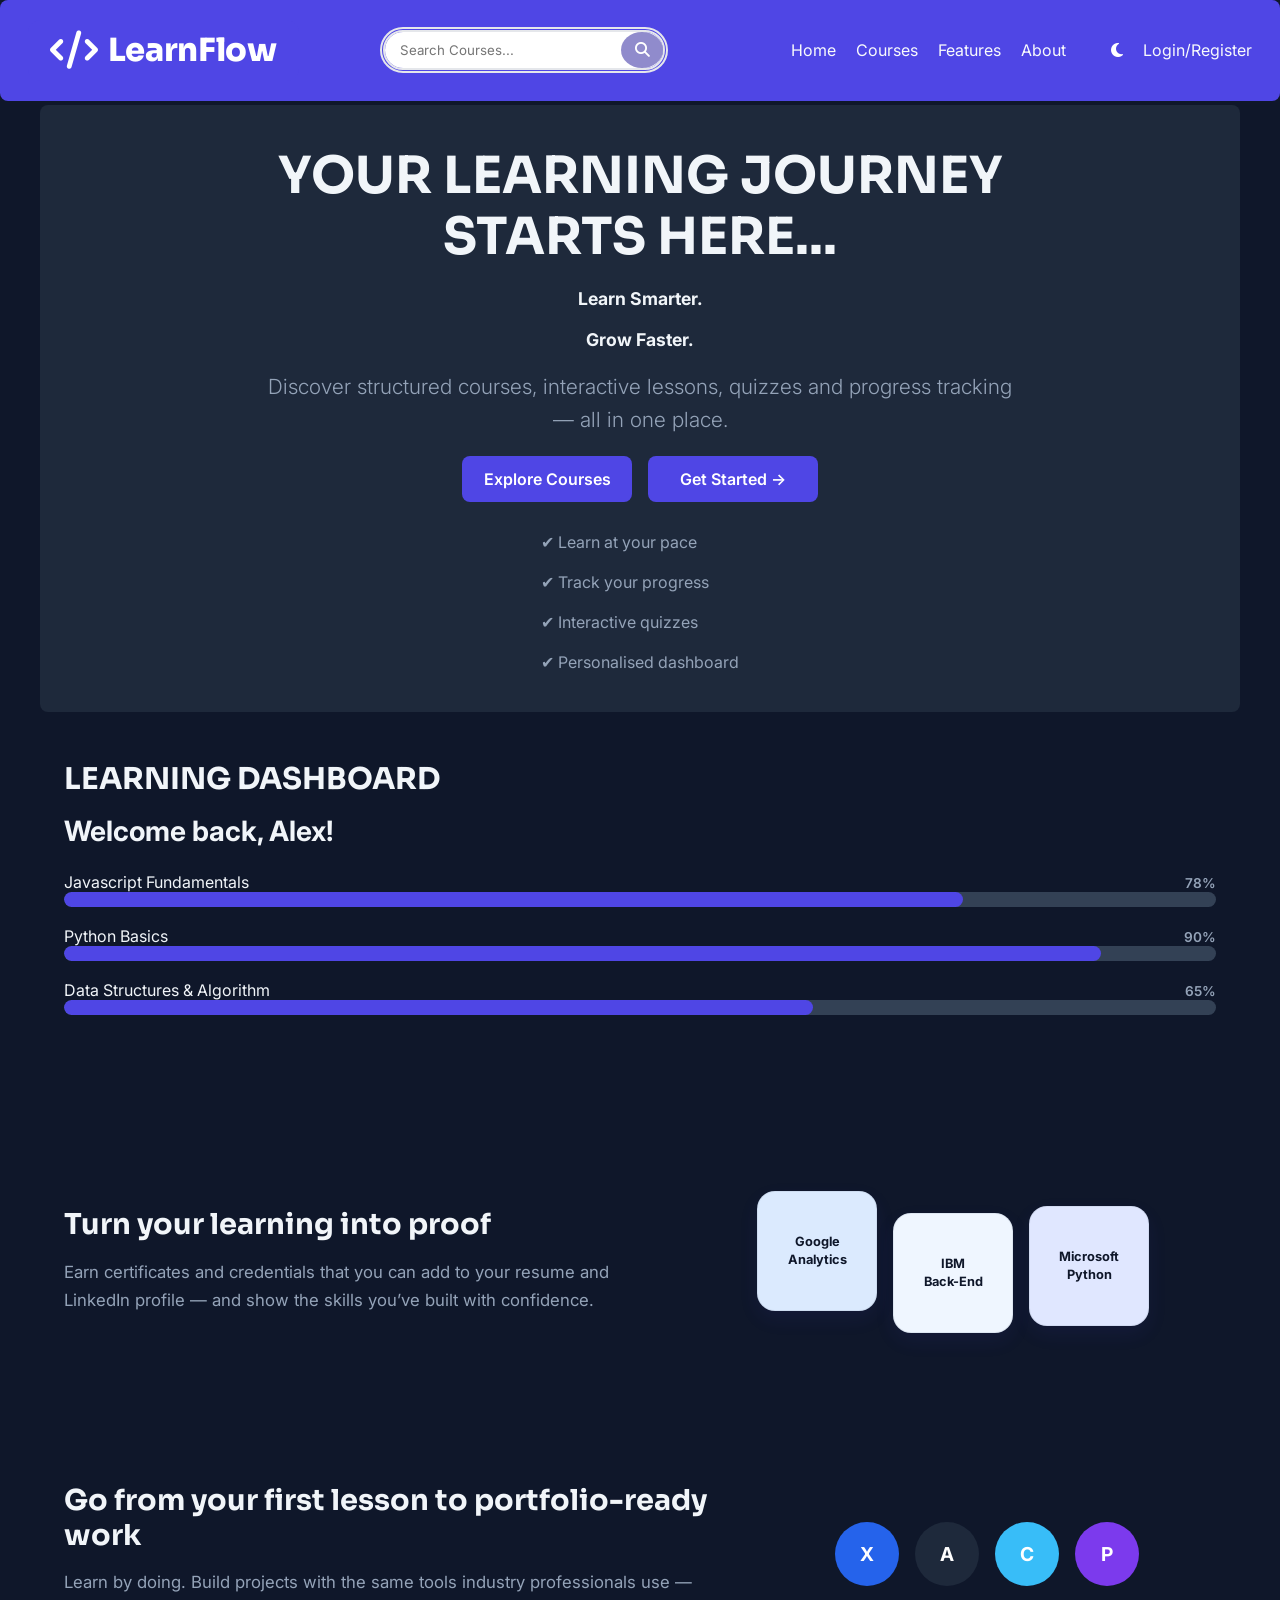
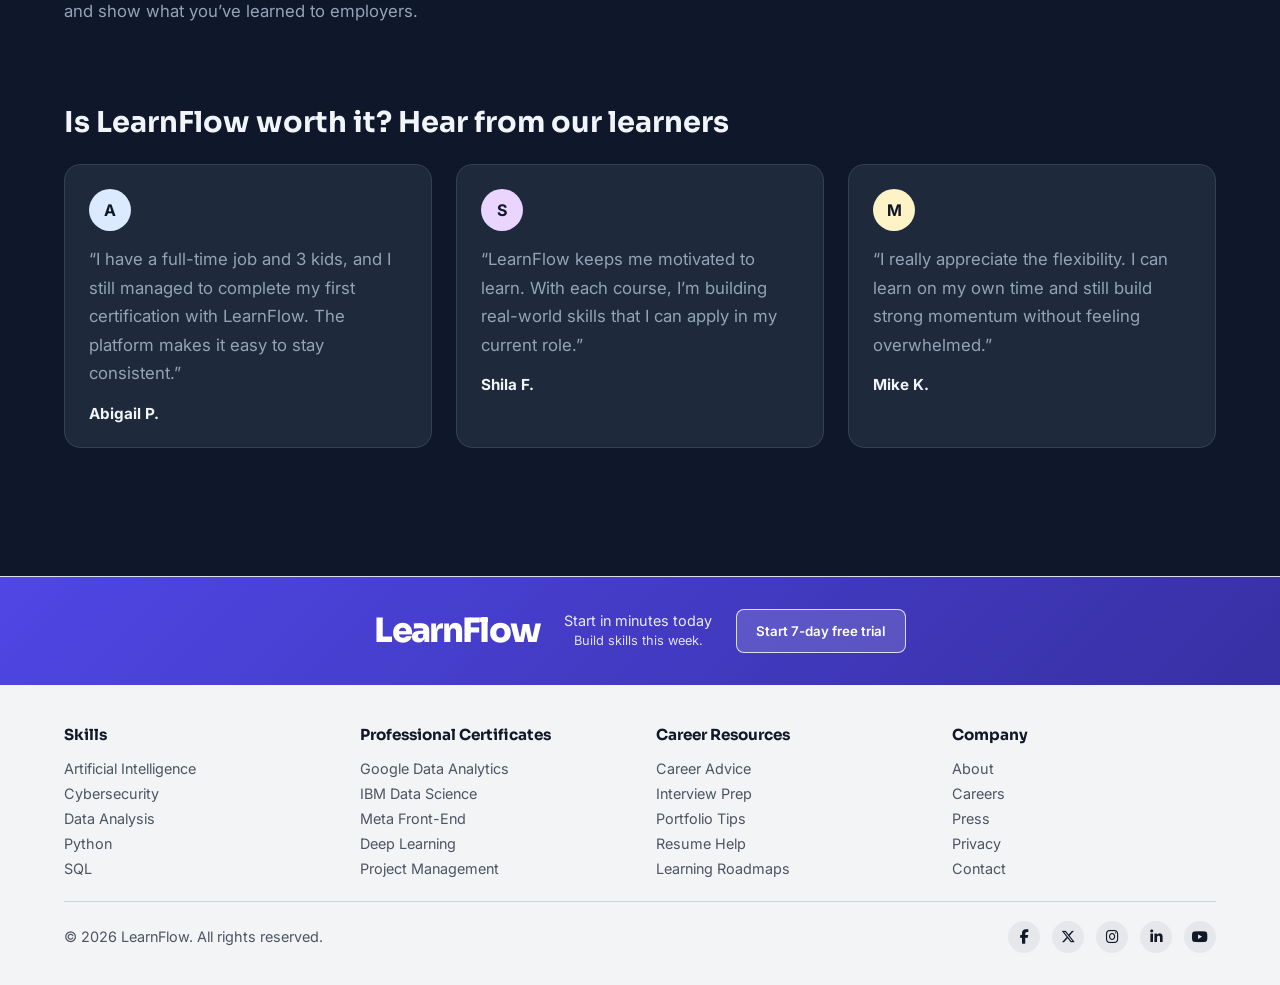
<file: index.html>
<!DOCTYPE html>
<html lang="en">

<head>
    <meta charset="UTF-8">
    <meta name="viewport" content="width=device-width, initial-scale=1.0">
    <title>LearnFlow</title>
    <link rel="stylesheet" href="style.css">
    <link rel="stylesheet" href="https://cdnjs.cloudflare.com/ajax/libs/font-awesome/6.6.0/css/all.min.css">
    <link
        href="https://fonts.googleapis.com/css2?family=Sora:wght@400..800&family=Inter:wght@400;500;600;700&display=swap"
        rel="stylesheet">
</head>

<body>
    <nav>
        <div class="logo"><i class="fa-solid fa-code"></i>LearnFlow</div>

        <div class="search-container">
            <div class="search-box">
                <input type="text" id="searchInput" placeholder="Search Courses...">
                <button>
                    <i class="fa-solid fa-magnifying-glass"></i>
                </button>
            </div>
        </div>

        <button class="menu-toggle" id="menuToggle" aria-label="Toggle menu">
            <i class="fa-solid fa-bars"></i>
        </button>

        <ul class="navLinks" id="navLinks">
            <li><a href="index.html">Home</a></li>
            <li><a href="courses.html">Courses</a></li>
            <li><a href="#features">Features</a></li>
            <li><a href="#about" id="about">About</a></li>
            <li><i class="fa-solid fa-moon" onclick="toggleTheme()"></i></li>
            <li id="login"><a href="login.html" class="login-btn">Login/Register</a></li>
        </ul>
    </nav>
    <section class="hero" id="features">
        <div>
            <h1>YOUR LEARNING JOURNEY STARTS HERE...</h1>
            <p>Learn Smarter.</p>
            <p>Grow Faster.</p>
            <p id="description">
                Discover structured courses, interactive lessons,
                quizzes and progress tracking — all in one place.
            </p>
        </div>
        <div class="buttons">
            <a href="courses.html" class="btn">Explore Courses</a>
            <a href="register.html" class="btn">Get Started &#x2192;</a>
        </div>
        <ul class="feature-list">
            <li>&#x2714 Learn at your pace</li>
            <li>&#x2714 Track your progress</li>
            <li>&#x2714 Interactive quizzes</li>
            <li>&#x2714 Personalised dashboard</li>
        </ul>
    </section>
    <section class="section dashboard-preview">
        <div>
            <h1>LEARNING DASHBOARD</h1>
            <p id="welcome">Welcome back, Alex! </p>
        </div>
        <div class="progress">
            <div class="progress-row">
                <p>Javascript Fundamentals</p>
                <span class="progress-value">78%</span>
            </div>
            <div class="bar">
                <span style="width: 78%"></span>
            </div>

            <div class="progress-row">
                <p>Python Basics</p>
                <span class="progress-value">90%</span>
            </div>
            <div class="bar">
                <span style="width: 90%"></span>
            </div>

            <div class="progress-row">
                <p>Data Structures &amp; Algorithm</p>
                <span class="progress-value">65%</span>
            </div>
            <div class="bar">
                <span style="width: 65%"></span>
            </div>
        </div>
    </section>

    <section class="proof-section">
        <div class="proof-copy">
            <h2>Turn your learning into proof</h2>
            <p>Earn certificates and credentials that you can add to your resume and LinkedIn profile — and show the
                skills you’ve built with confidence.</p>
        </div>
        <div class="proof-visual">
            <div class="mini-card mini-card-blue">Google<br>Analytics</div>
            <div class="mini-card mini-card-light">IBM<br>Back-End</div>
            <div class="mini-card mini-card-purple">Microsoft<br>Python</div>
        </div>
    </section>

    <section class="proof-story">
        <div class="story-copy">
            <h2>Go from your first lesson to portfolio-ready work</h2>
            <p>Learn by doing. Build projects with the same tools industry professionals use — and show what you’ve
                learned to employers.</p>
        </div>
        <div class="tool-badges">
            <span class="tool-icon blue">X</span>
            <span class="tool-icon dark">A</span>
            <span class="tool-icon sky">C</span>
            <span class="tool-icon purple">P</span>
        </div>
    </section>

    <section class="testimonial-section">
        <h2>Is LearnFlow worth it? Hear from our learners</h2>
        <div class="testimonial-grid">
            <article class="testimonial-card">
                <div class="avatar avatar-one">A</div>
                <p>“I have a full-time job and 3 kids, and I still managed to complete my first certification with
                    LearnFlow. The platform makes it easy to stay consistent.”</p>
                <div class="testimonial-author">
                    <strong>Abigail P.</strong>
                </div>
            </article>

            <article class="testimonial-card">
                <div class="avatar avatar-two">S</div>
                <p>“LearnFlow keeps me motivated to learn. With each course, I’m building real-world skills that I can
                    apply in my current role.”</p>
                <div class="testimonial-author">
                    <strong>Shila F.</strong>
                </div>
            </article>

            <article class="testimonial-card">
                <div class="avatar avatar-three">M</div>
                <p>“I really appreciate the flexibility. I can learn on my own time and still build strong momentum
                    without feeling overwhelmed.”</p>
                <div class="testimonial-author">
                    <strong>Mike K.</strong>
                </div>
            </article>
        </div>
    </section>

    <footer class="site-footer">
        <div class="footer-cta">
            <div class="cta-brand">LearnFlow</div>
            <div class="cta-copy">
                <p>Start in minutes today</p>
                <span>Build skills this week.</span>
            </div>
            <button class="cta-btn">Start 7-day free trial</button>
        </div>

        <div class="footer-links-wrap">
            <div class="footer-links">
                <div class="footer-col">
                    <h4>Skills</h4>
                    <ul>
                        <li>Artificial Intelligence</li>
                        <li>Cybersecurity</li>
                        <li>Data Analysis</li>
                        <li>Python</li>
                        <li>SQL</li>
                    </ul>
                </div>

                <div class="footer-col">
                    <h4>Professional Certificates</h4>
                    <ul>
                        <li>Google Data Analytics</li>
                        <li>IBM Data Science</li>
                        <li>Meta Front-End</li>
                        <li>Deep Learning</li>
                        <li>Project Management</li>
                    </ul>
                </div>

                <div class="footer-col">
                    <h4>Career Resources</h4>
                    <ul>
                        <li>Career Advice</li>
                        <li>Interview Prep</li>
                        <li>Portfolio Tips</li>
                        <li>Resume Help</li>
                        <li>Learning Roadmaps</li>
                    </ul>
                </div>

                <div class="footer-col">
                    <h4>Company</h4>
                    <ul>
                        <li>About</li>
                        <li>Careers</li>
                        <li>Press</li>
                        <li>Privacy</li>
                        <li>Contact</li>
                    </ul>
                </div>
            </div>
        </div>

        <div class="footer-bottom">
            <p>© 2026 LearnFlow. All rights reserved.</p>
            <div class="socials">
                <i class="fa-brands fa-facebook-f"></i>
                <i class="fa-brands fa-x-twitter"></i>
                <i class="fa-brands fa-instagram"></i>
                <i class="fa-brands fa-linkedin-in"></i>
                <i class="fa-brands fa-youtube"></i>
            </div>
        </div>
    </footer>
    <script src="script.js"></script>
</body>

</html>
</file>
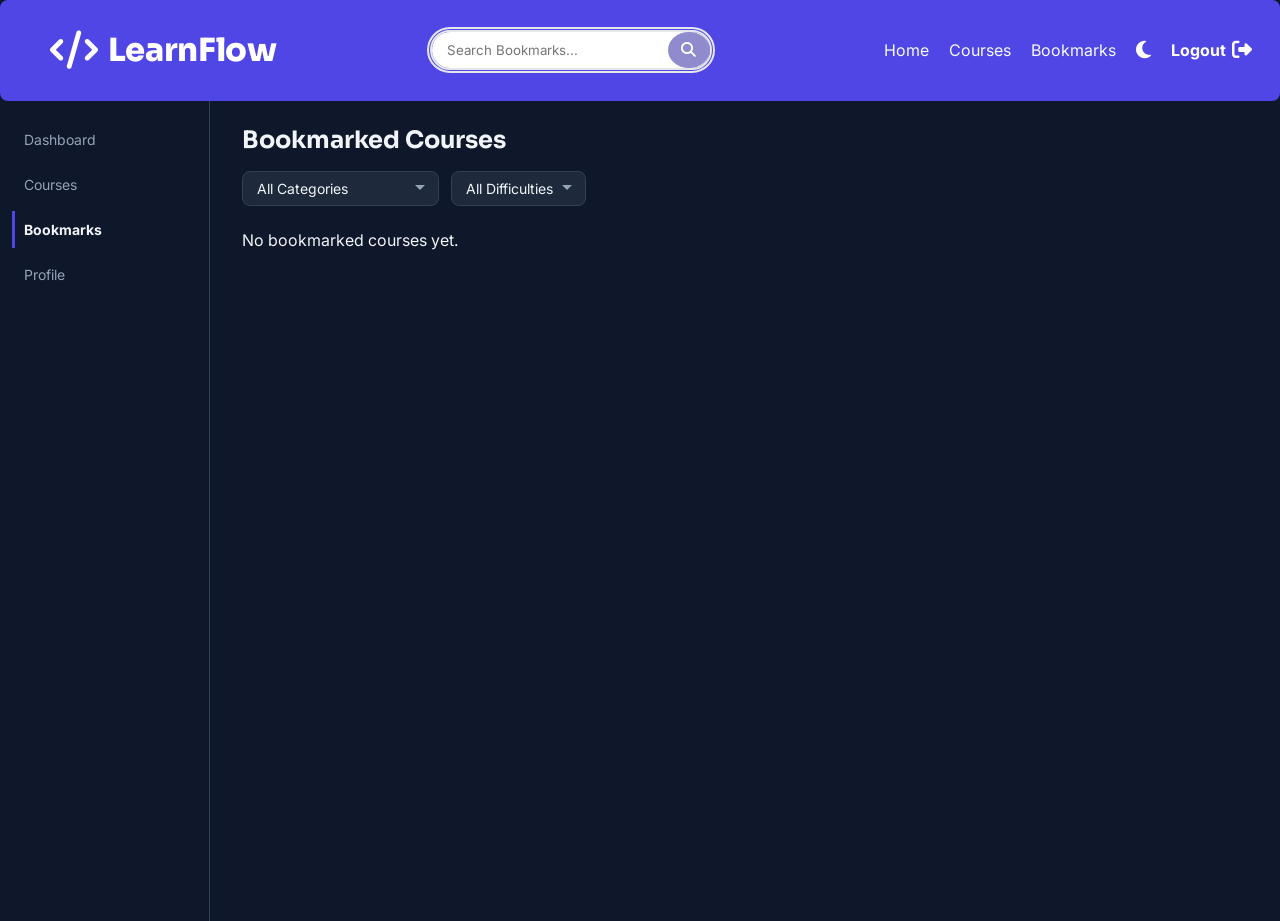
<file: bookmarks.html>
<!DOCTYPE html>
<html lang="en">

<head>
  <meta charset="UTF-8">
  <meta name="viewport" content="width=device-width, initial-scale=1.0">
  <title>Bookmarks - LearnFlow</title>
  <link rel="stylesheet" href="style.css">
  <link rel="stylesheet" href="https://cdnjs.cloudflare.com/ajax/libs/font-awesome/6.6.0/css/all.min.css">
  <link
    href="https://fonts.googleapis.com/css2?family=Sora:wght@400..800&family=Inter:wght@400;500;600;700&display=swap"
    rel="stylesheet">
</head>

<body>
  <nav>
    <div class="logo"><i class="fa-solid fa-code"></i>LearnFlow</div>
    <div class="search-container">
      <div class="search-box">
        <input type="text" id="searchInput" placeholder="Search Bookmarks...">
        <button onclick="searchCourses()"><i class="fa-solid fa-magnifying-glass"></i></button>
      </div>
    </div>
    <ul class="navLinks">
      <li><a href="dashboard.html">Home</a></li>
      <li><a href="courses.html">Courses</a></li>
      <li><a href="bookmarks.html">Bookmarks</a></li>
      <li><i class="fa-solid fa-moon icon" onclick="toggleTheme()"></i></li>
      <li id="logout"><span>Logout</span><i class="fa-solid fa-right-from-bracket"></i></li>
    </ul>
  </nav>

  <div class="dashboard-layout">
    <aside class="sidebar">
      <a href="dashboard.html" class="sidebar-link">Dashboard</a>
      <a href="courses.html" class="sidebar-link">Courses</a>
      <a href="bookmarks.html" class="sidebar-link active">Bookmarks</a>
      <a href="profile.html" class="sidebar-link">Profile</a>
    </aside>

    <main class="dashboard-main">
      <h2>Bookmarked Courses</h2>

      <div class="filter-row">
        <select id="categoryFilter">
          <option value="all">All Categories</option>
        </select>
        <select id="difficultyFilter">
          <option value="all">All Difficulties</option>
          <option value="Beginner">Beginner</option>
          <option value="Intermediate">Intermediate</option>
          <option value="Advanced">Advanced</option>
        </select>
      </div>

      <div id="allCoursesList" class="courses-grid"></div>
    </main>
  </div>

  <script src="data.js"></script>
  <script src="storage.js"></script>
  <script src="script.js"></script>
  <script>
    function renderBookmarkedCourses() {
      const progress = loadProgress();
      const bookmarkedIds = progress.bookmarkedCourses || [];
      const bookmarkedCourses = courses.filter(course => bookmarkedIds.includes(course.id));

      const searchTerm = document.getElementById("searchInput").value.toLowerCase();
      const category = document.getElementById("categoryFilter").value;
      const difficulty = document.getElementById("difficultyFilter").value;

      const filtered = bookmarkedCourses.filter(course => {
        const matchesSearch = course.title.toLowerCase().includes(searchTerm);
        const matchesCategory = category === "all" || course.category === category;
        const matchesDifficulty = difficulty === "all" || course.difficulty === difficulty;
        return matchesSearch && matchesCategory && matchesDifficulty;
      });

      const courseList = document.getElementById("allCoursesList");
      if (!filtered.length) {
        courseList.innerHTML = '<p class="empty-state">No bookmarked courses yet.</p>';
        return;
      }

      renderAllCourses(filtered);
    }

    function populateBookmarkFilters() {
      const categoryFilter = document.getElementById("categoryFilter");
      const categorySet = new Set(courses.map(course => course.category));

      categorySet.forEach(category => {
        const option = document.createElement("option");
        option.value = category;
        option.textContent = category;
        categoryFilter.appendChild(option);
      });
    }

    if (document.getElementById("allCoursesList")) {
      populateBookmarkFilters();
      renderBookmarkedCourses();

      document.getElementById("searchInput").addEventListener("input", renderBookmarkedCourses);
      document.getElementById("categoryFilter").addEventListener("change", renderBookmarkedCourses);
      document.getElementById("difficultyFilter").addEventListener("change", renderBookmarkedCourses);
    }
  </script>
</body>

</html>
</file>
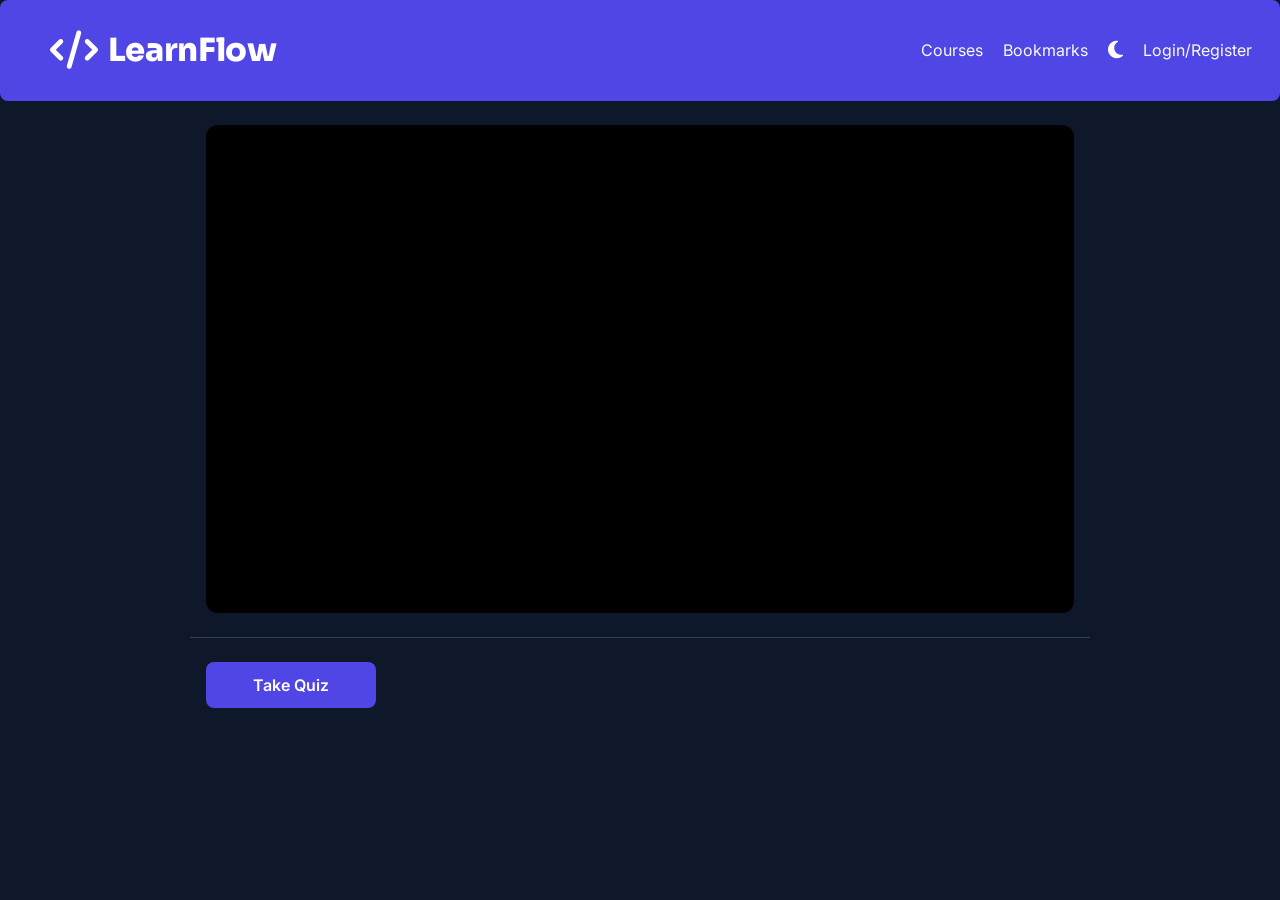
<file: course-detail.html>
<!DOCTYPE html>
<html lang="en">

<head>
    <meta charset="UTF-8">
    <meta name="viewport" content="width=device-width, initial-scale=1.0">
    <title>Course Detail | LearnFlow</title>
    <link rel="stylesheet" href="style.css">
    <link rel="stylesheet" href="https://cdnjs.cloudflare.com/ajax/libs/font-awesome/6.6.0/css/all.min.css">
    <link
        href="https://fonts.googleapis.com/css2?family=Sora:wght@400..800&family=Inter:wght@400;500;600;700&display=swap"
        rel="stylesheet">
</head>

<body>
    <nav>
        <div class="logo"><i class="fa-solid fa-code"></i>LearnFlow</div>

        <button class="menu-toggle" id="menuToggle" aria-label="Toggle menu">
            <i class="fa-solid fa-bars"></i>
        </button>

        <ul class="navLinks" id="navLinks">
            <li id="homeLink"><a href="dashboard.html">Home</a></li>
            <li><a href="courses.html">Courses</a></li>
            <li><a href="bookmarks.html">Bookmarks</a></li>
            <li><i class="fa-solid fa-moon icon" onclick="toggleTheme()"></i></li>
            <li id="authNav"></li>
        </ul>
    </nav>

    <section class="course-detail-header" id="courseHeader"></section>

    <section class="video-section">
        <h2 id="nowPlaying"></h2>
        <div class="video-wrapper" id="videoPlayer"></div>
    </section>

    <section class="lesson-list" id="lessonList"></section>
    <div class="quiz-cta" style="max-width:900px;margin:1.5rem auto;padding:0 1rem;">
        <a class="btn" id="takeQuizBtn" href="#">Take Quiz</a>
    </div>

    <script src="data.js"></script>
    <script src="storage.js"></script>
    <script src="script.js"></script>
</body>

</html>
</file>
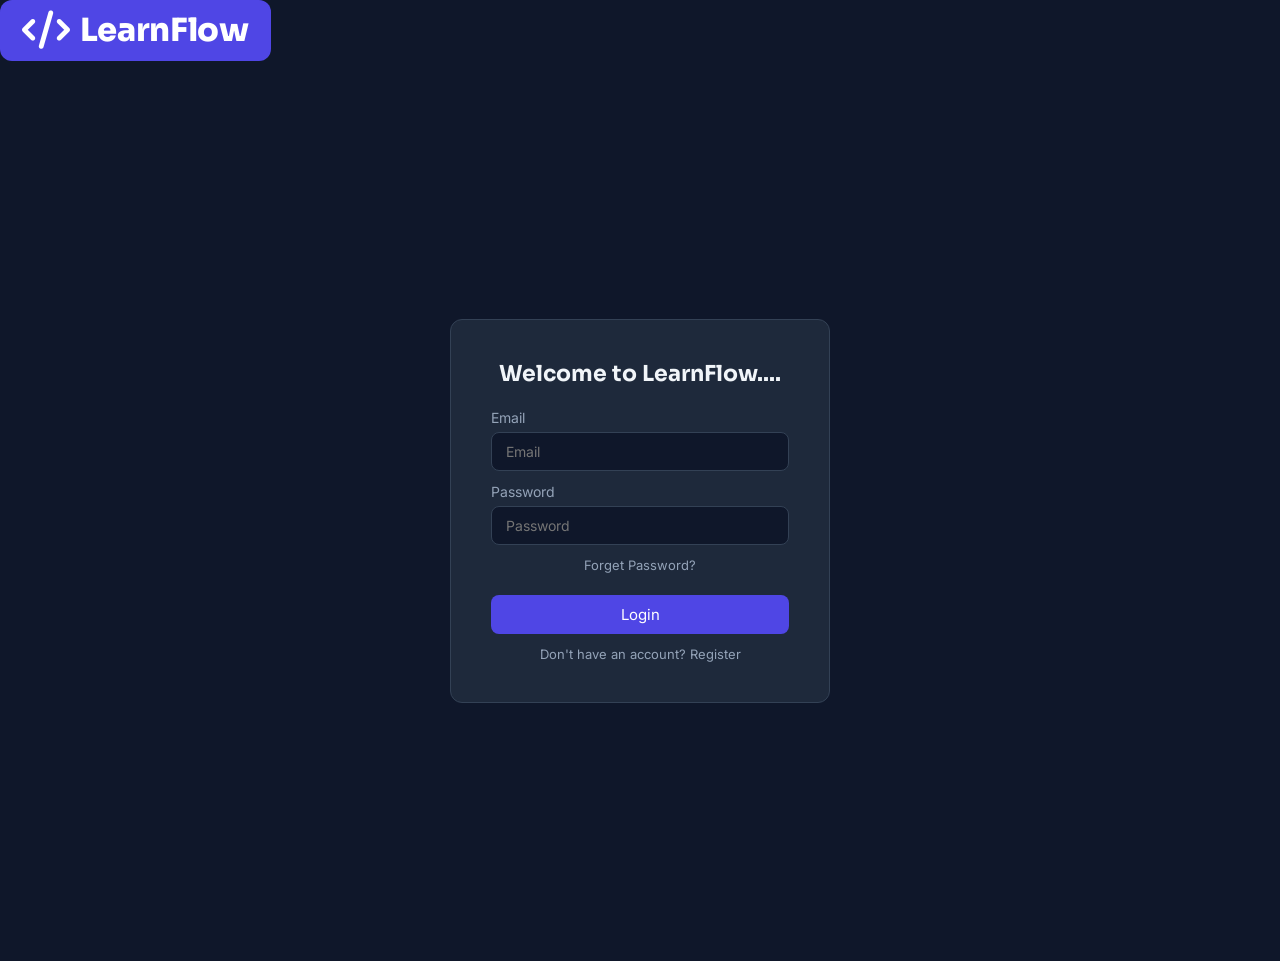
<file: dashboard.html>
<!DOCTYPE html>
<html lang="en">

<head>
    <meta charset="UTF-8">
    <meta name="viewport" content="width=device-width, initial-scale=1.0">
    <title>Dashboard - LearnFlow</title>
    <link rel="stylesheet" href="style.css">
    <link rel="stylesheet" href="https://cdnjs.cloudflare.com/ajax/libs/font-awesome/6.6.0/css/all.min.css">
    <link
        href="https://fonts.googleapis.com/css2?family=Sora:wght@400..800&family=Inter:wght@400;500;600;700&display=swap"
        rel="stylesheet">
</head>

<body>
    <nav>
        <div class="logo"><i class="fa-solid fa-code"></i>LearnFlow</div>
        <div class="search-container">
            <div class="search-box">
                <input type="text" id="searchInput" placeholder="Search Courses...">
                <button onclick="searchCourses()"><i class="fa-solid fa-magnifying-glass"></i></button>
            </div>
        </div>
        <ul class="navLinks">
            <li><a href="dashboard.html">Home</a></li>
            <li><a href="courses.html">Courses</a></li>
            <li><a href="bookmarks.html">Bookmarks</a></li>
            <li><i class="fa-solid fa-moon icon" onclick="toggleTheme()"></i></li>
            <li id="logout"><span>Logout</span><i class="fa-solid fa-right-from-bracket"></i></li>
        </ul>
    </nav>

    <section class="welcome">
        <div id="welcomeMessage">
            <p class="welcome-line">Welcome back, {name}!</p>
            <p class="welcome-line">You're making solid progress — keep it up.</p>
            <p class="welcome-line">Let's pick up where you left off.</p>
        </div>
    </section>

    <div class="dashboard-layout">
        <aside class="sidebar">
            <a href="dashboard.html" class="sidebar-link active">Dashboard</a>
            <a href="courses.html" class="sidebar-link">Courses</a>
            <a href="bookmarks.html" class="sidebar-link">Bookmarks</a>
            <a href="profile.html" class="sidebar-link">Profile</a>
        </aside>

        <main class="dashboard-main">
            <section class="stats-row">
                <div class="stat-card">
                    <p class="stat-label">Enrolled courses</p>
                    <p class="stat-value" id="statEnrolled">0</p>
                </div>
                <div class="stat-card">
                    <p class="stat-label">Average progress</p>
                    <p class="stat-value" id="statProgress">0%</p>
                </div>
                <div class="stat-card">
                    <p class="stat-label">Quizzes taken</p>
                    <p class="stat-value" id="statQuizzes">0</p>
                </div>
            </section>

            <section class="enrolled-courses">
                <h2>Your Courses</h2>
                <div id="courseList"></div>
            </section>

            <section class="notifications">
                <h2>Recent Activity</h2>
                <div id="notificationList"></div>
            </section>
        </main>
    </div>

    <script src="storage.js"></script>
    <script src="data.js"></script>
    <script src="script.js"></script>
</body>

</html>
</file>
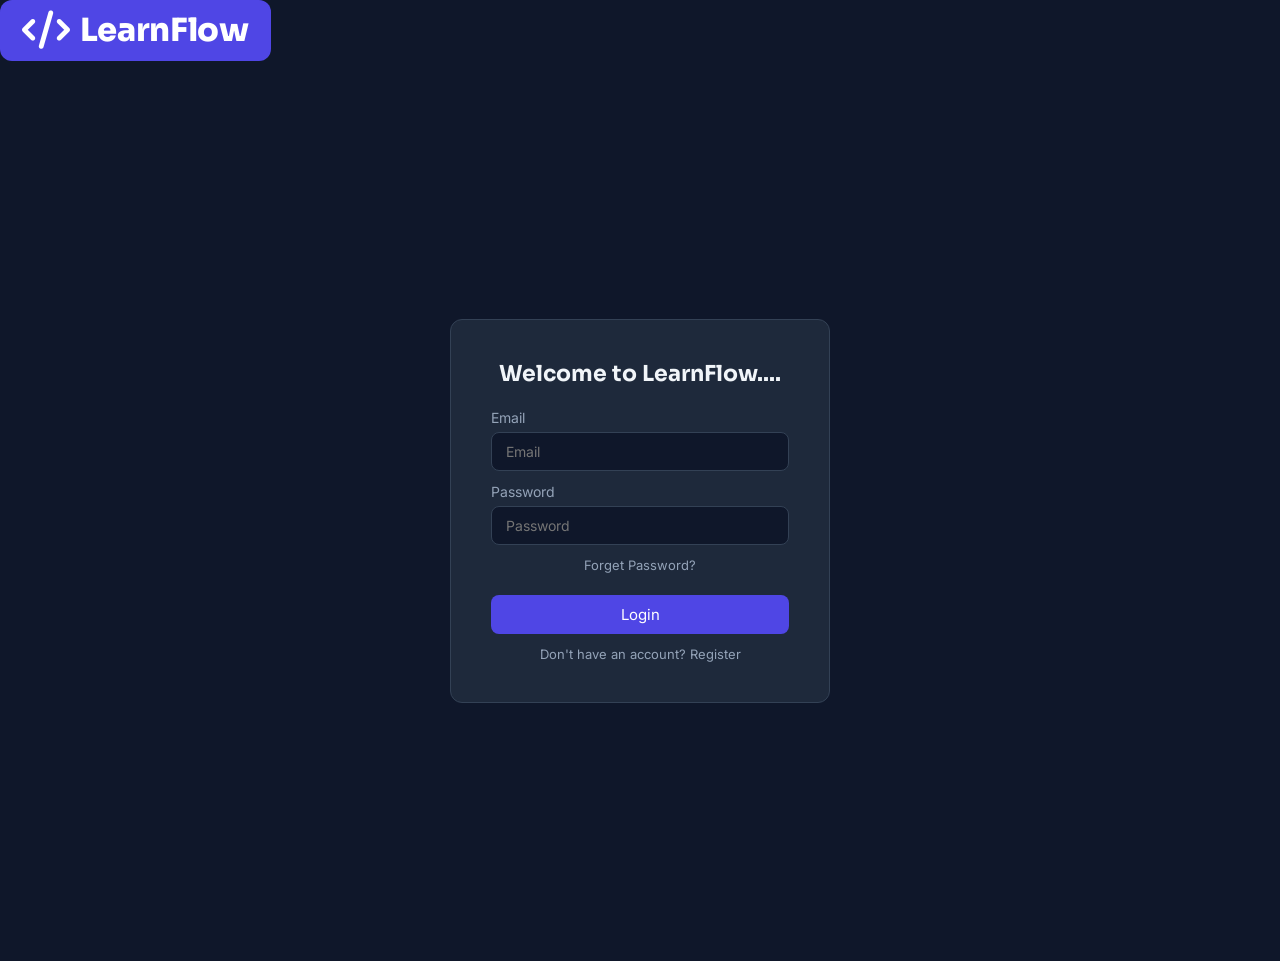
<file: login.html>
<!DOCTYPE html>
<html lang="en">

<head>
    <meta charset="UTF-8">
    <meta name="viewport" content="width=device-width, initial-scale=1.0">
    <title>Login-LearnFlow</title>
    <link rel="stylesheet" href="style.css">
    <link rel="stylesheet" href="https://cdnjs.cloudflare.com/ajax/libs/font-awesome/6.6.0/css/all.min.css">
    <link
        href="https://fonts.googleapis.com/css2?family=Sora:wght@400..800&family=Inter:wght@400;500;600;700&display=swap"
        rel="stylesheet">
</head>

<body>
    <div class="logo"><i class="fa-solid fa-code"></i>LearnFlow</div>
    <section class="login">
        <div class="login-box">
            <h1>Welcome to LearnFlow....</h1>
            <label for="user-mail">Email</label>
            <input type="Email" id="user-mail" placeholder="Email" required>
            <label for="user-password">Password</label>
            <input type="password" id="user-password" placeholder="Password" required>
            <a href="#">Forget Password?</a>
            <button class="login-btn">Login</button>
            <a href="/register.html">Don't have an account? Register</a>
        </div>
    </section>
    <script src="storage.js"></script>
    <script src="script.js"></script>
</body>

</html>
</file>
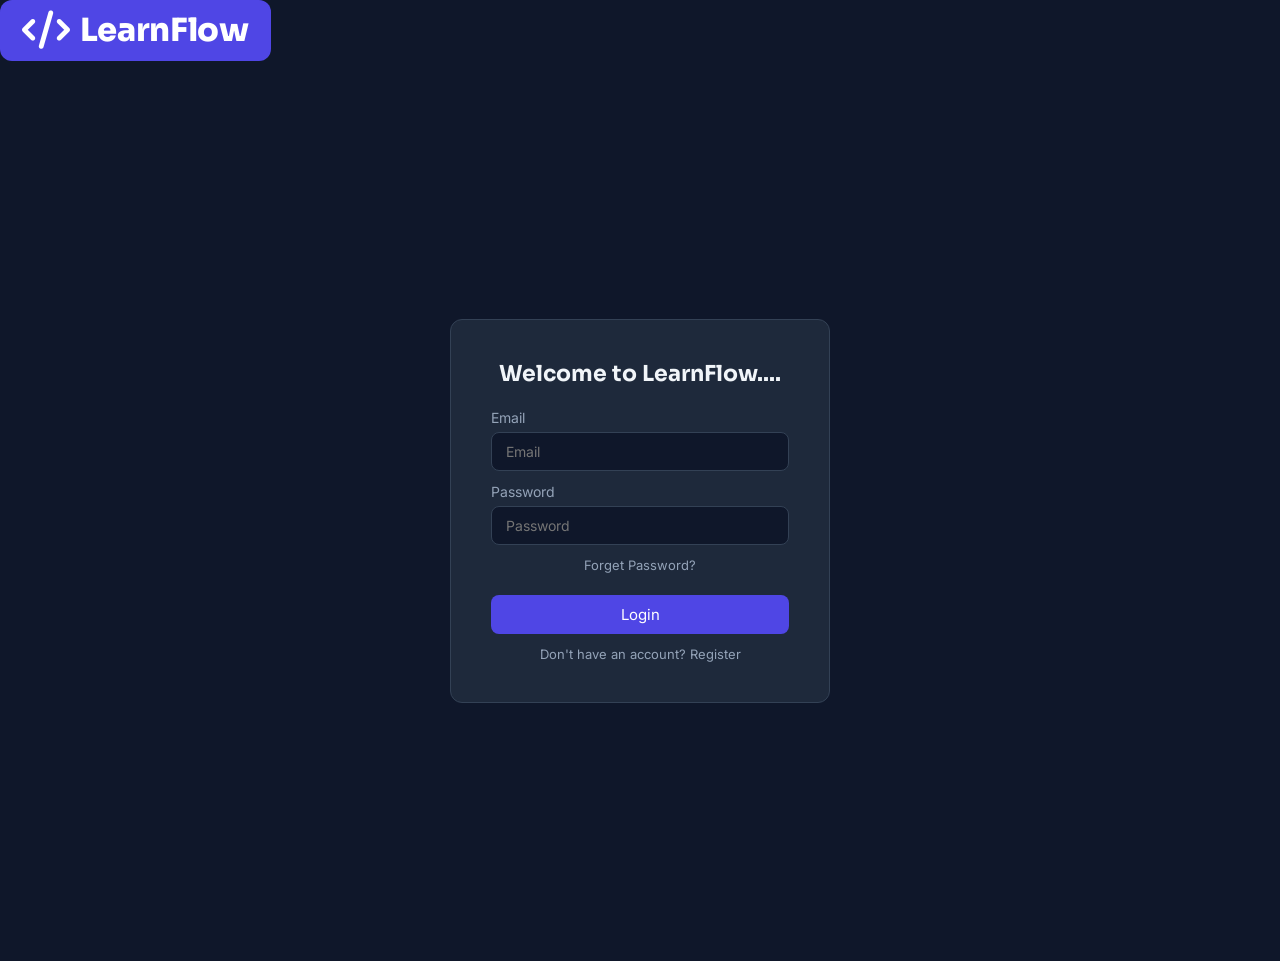
<file: profile.html>
<!DOCTYPE html>
<html lang="en">

<head>
    <meta charset="UTF-8">
    <meta name="viewport" content="width=device-width, initial-scale=1.0">
    <title>Profile | LearnFlow</title>
    <link rel="stylesheet" href="style.css">
    <link rel="stylesheet" href="https://cdnjs.cloudflare.com/ajax/libs/font-awesome/6.6.0/css/all.min.css">
    <link
        href="https://fonts.googleapis.com/css2?family=Sora:wght@400..800&family=Inter:wght@400;500;600;700&display=swap"
        rel="stylesheet">
</head>

<body>
    <nav>
        <div class="logo"><i class="fa-solid fa-code"></i>LearnFlow</div>

        <button class="menu-toggle" id="menuToggle" aria-label="Toggle menu">
            <i class="fa-solid fa-bars"></i>
        </button>

        <ul class="navLinks" id="navLinks">
            <li id="homeLink"><a href="dashboard.html">Home</a></li>
            <li><a href="courses.html">Courses</a></li>
            <li><a href="bookmarks.html">Bookmarks</a></li>
            <li><i class="fa-solid fa-moon icon" onclick="toggleTheme()"></i></li>
            <li id="authNav"></li>
        </ul>
    </nav>

    <div class="dashboard-layout">
        <aside class="sidebar">
            <a href="dashboard.html" class="sidebar-link">Dashboard</a>
            <a href="courses.html" class="sidebar-link">Courses</a>
            <a href="bookmarks.html" class="sidebar-link">Bookmarks</a>
            <a href="profile.html" class="sidebar-link active">Profile</a>
        </aside>

        <main class="dashboard-main">
            <h2>My Profile</h2>

            <div class="quiz-card profile-card">
                <div class="profile-avatar" id="profileAvatar"></div>

                <div class="profile-field">
                    <label for="profileName">Name</label>
                    <input type="text" id="profileName">
                </div>

                <div class="profile-field">
                    <label for="profileEmail">Email</label>
                    <input type="text" id="profileEmail" disabled>
                </div>

                <p class="quiz-muted" id="profileStats"></p>

                <button class="btn" id="saveProfileBtn">Save Changes</button>
                <p class="profile-saved" id="profileSaved">Saved!</p>
            </div>
        </main>
    </div>

    <script src="data.js"></script>
    <script src="storage.js"></script>
    <script src="script.js"></script>
</body>

</html>
</file>
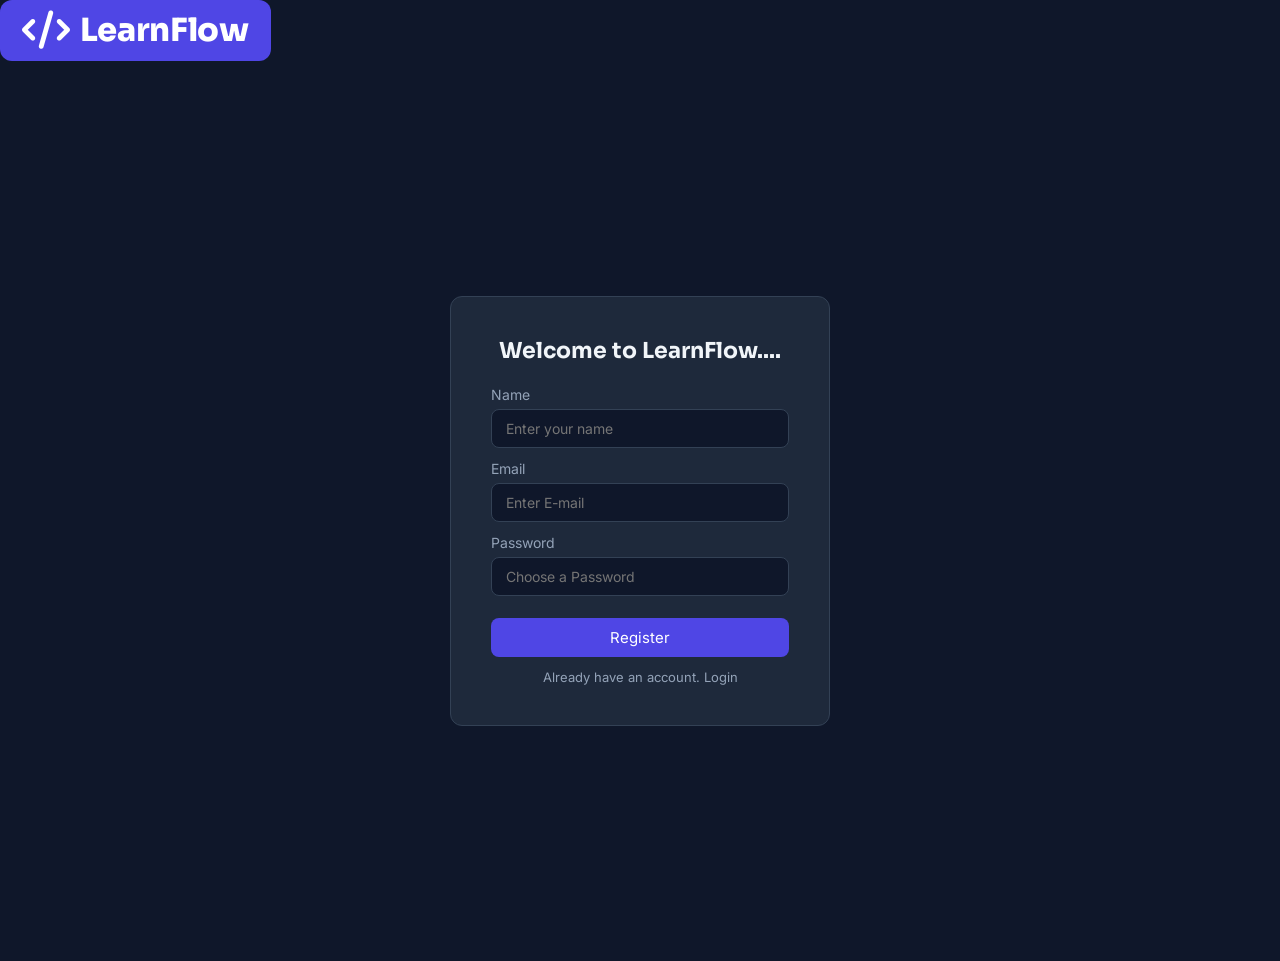
<file: register.html>
<!DOCTYPE html>
<html lang="en">

<head>
    <meta charset="UTF-8">
    <meta name="viewport" content="width=device-width, initial-scale=1.0">
    <title>Register-LearnFlow</title>
    <link rel="stylesheet" href="style.css">
    <link rel="stylesheet" href="https://cdnjs.cloudflare.com/ajax/libs/font-awesome/6.6.0/css/all.min.css">
    <link
        href="https://fonts.googleapis.com/css2?family=Sora:wght@400..800&family=Inter:wght@400;500;600;700&display=swap"
        rel="stylesheet">
</head>

<body>
    <div class="logo"><i class="fa-solid fa-code"></i>LearnFlow</div>
    <section class="register">
        <div class="register-box">
            <h1>Welcome to LearnFlow....</h1>
            <label for="user-name">Name</label>
            <input type="text" id="user-name" placeholder="Enter your name" required>
            <label for="user-mail">Email</label>
            <input type="Email" id="user-mail" placeholder="Enter E-mail" required>
            <label for="user-password">Password</label>
            <input type="password" id="user-password" placeholder="Choose a Password" required>
            <button class="register-btn">Register</button>
            <a href="/login.html">Already have an account. Login</a>
        </div>
    </section>
    <script src="storage.js"></script>
    <script src="script.js"></script>
</body>

</html>
</file>
<file: style.css>
:root {
    --bg-primary: #0f172a;
    --bg-surface: #1e293b;
    --accent: #4F46E5;
    --accent-hover: #6366f1;
    --text-primary: #f1f5f9;
    --text-secondary: #94a3b8;
    --border: #334155;
    --track-bg: #334155;
    --font-heading: "Sora", sans-serif;
    --font-body: "Inter", sans-serif;
}

[data-theme="light"] {
    --bg-primary: #f8fafc;
    --bg-surface: #ffffff;
    --accent: #4F46E5;
    --accent-hover: #3730A3;
    --text-primary: #111827;
    --text-secondary: #4b5563;
    --border: #e5e7eb;
    --track-bg: #e5e7eb;
}

* {
    margin: 0;
    padding: 0;
    box-sizing: border-box;
    font-family: var(--font-body);
    font-optical-sizing: auto;
}

body {
    background-color: var(--bg-primary);
    color: var(--text-primary);
}

nav {
    display: flex;
    justify-content: space-between;
    align-items: center;
    background: var(--accent);
    color: #FFFFFF;
    padding: 15px 8%;
    position: sticky;
    top: 0;
    z-index: 100;
    border-radius: 8px;
}

.logo,
h1,
h2,
h3 {
    font-family: var(--font-heading);
    font-weight: 700;
}

.logo {
    font-size: 30px;
    font-weight: bolder;
    color: #FFFFFF;
}

.logo i {
    font-size: 35px;
    font-weight: 900;
}

nav ul {
    display: flex;
    list-style: none;
    gap: 20px;
}

nav ul li a {
    text-decoration: none;
    color: #F8FAFC;
    transition: 0.3s;
}

nav ul li a:hover {
    color: #ccc;
    text-decoration: underline;
}

.icons {
    display: flex;
    align-items: center;
    gap: 20px;
}

.icon {
    position: relative;
    cursor: pointer;
    color: white;
    font-size: 22px;
}

.icon:hover {
    color: #3730A3;
}

.badge {
    position: absolute;
    top: -8px;
    right: -10px;
    background: red;
    color: white;
    width: 18px;
    height: 18px;
    border-radius: 50%;
    display: flex;
    justify-content: center;
    align-items: center;
    font-size: 11px;
}

.search-box {
    width: 35%;
    position: relative;
}

.search-box input {
    width: 100%;
    padding: 10px 40px 10px 15px;
    border: none;
    border-radius: 30px;
    outline: thick double #E5E7EB;
}

.search-box i {
    position: relative;
    top: 0px;
    left: 0px;
    color: #555;
    transition: color 0.2s ease;
}

.search-box {
    display: flex;
    width: 100%;
}

.search-box button {
    position: relative;
    left: -42px;
    width: 50px;
    border: none;
    background: #3830a38e;
    color: white;
    border-radius: 50%;
    cursor: pointer;
    transition: background 0.2s ease;
}

.search-box:hover button {
    background: #555;
}

.search-box:hover i {
    color: #E5E7EB;
}

#logout {
    display: flex;
    align-items: center;
    gap: 6px;
    cursor: pointer;
    font-weight: bolder;
    transition: 0.3s;
}

#logout:hover {
    transform: scale(1.1);
}

#about {
    margin-right: 25px;
}

.hero {
    margin-top: 4px;
    background: var(--bg-surface);
    padding: 2.5rem 2rem;
    color: var(--text-primary);
    border-radius: 8px;
    width: calc(100% - 20px);
    max-width: 1200px;
    margin-left: auto;
    margin-right: auto;
}

.hero div {
    display: flex;
    flex-direction: column;
    justify-content: center;
    align-items: center;
    gap: 20px;
    margin: 0;
    padding: 0;
}

.hero div h1 {
    text-align: center;
    max-width: 780px;
    margin: 0 auto;
    font-size: clamp(2.2rem, 4vw, 3.2rem);
    font-weight: 700;
    line-height: 1.2;
}

.dashboard-preview {
    padding: 3rem 0 3rem;
    width: min(1200px, 90%);
    margin: 0 auto;
}

.hero p {
    color: var(--text-primary);
    font-size: 1.1rem;
    font-weight: bold;
    margin: 0;
    text-align: center;
}

#description {
    text-align: center;
    max-width: 760px;
    margin: 0 auto;
    font-weight: 300;
    font-size: 1.3rem;
    color: var(--text-secondary);
    line-height: 1.6;
}

.hero button {
    display: inline-flex;
    flex-direction: row;
    gap: 10px;
    justify-content: center;
    align-items: center;
    margin: 0 8px;
    padding: 8px 16px;
}

.hero .buttons {
    display: flex;
    flex-direction: row;
    justify-content: center;
    align-items: center;
    gap: 1rem;
    margin-top: 20px;
    flex-wrap: nowrap;
}

.btn {
    display: inline-flex;
    flex-direction: row;
    gap: 10px;
    align-items: center;
    justify-content: center;
    background: var(--accent);
    color: #FFFFFF;
    border: none;
    border-radius: 8px;
    cursor: pointer;
    min-width: 170px;
    padding: 0.8rem 1.2rem;
    text-decoration: none;
    font-weight: 600;
}

.buttons a {
    text-decoration: none;
}

.btn:hover {
    background: var(--bg-surface);
    color: var(--text-primary);
    transition: 0.5s;
    transform: scale(1.2);
    text-decoration: underline;
}

.feature-list {
    list-style: none;
    display: grid;
    justify-content: center;
    gap: 20px;
    margin-top: 30px;
}

.feature-list li {
    align-items: center;
    gap: 10px;
    color: var(--text-secondary);
}

.dashboard-preview h1 {
    font-size: 30px;
    margin-bottom: 1rem;
}

.dashboard-preview p {
    font-weight: 400;
}

.progress {
    display: block;
    margin-top: 1.5rem;
}

.progress-row {
    display: flex;
    align-items: baseline;
    justify-content: space-between;
    gap: 1rem;
    margin-top: 1.2rem;
}

.progress p {
    align-items: start;
    text-align: left;
    margin: 0;
    flex: 1;
}

.progress-value {
    color: var(--text-secondary);
    font-size: 0.85rem;
    font-weight: 600;
    min-width: 42px;
    text-align: right;
}

#welcome {
    font-size: 28px;
    font-weight: bold;
    margin-bottom: 0.5rem;
}

.bar {
    border-radius: 20px;
    width: 100%;
    height: 15px;
    background: var(--track-bg);
    box-shadow: none;
    overflow: hidden;
    margin-bottom: 0.5rem;
}

.bar span {
    display: block;
    height: 15px;
    background: var(--accent);
    border-radius: 20px;
    width: 78%;
}

/* Login & Register pages */
.login,
.register {
    min-height: 100vh;
    display: flex;
    justify-content: center;
    align-items: center;
    background: var(--bg-primary);
}

.login-box,
.register-box {
    background: var(--bg-surface);
    color: var(--text-primary);
    padding: 2.5rem;
    border-radius: 12px;
    border: 1px solid var(--border);
    width: 100%;
    max-width: 380px;
    display: flex;
    flex-direction: column;
    gap: 12px;
}

.login-box h1,
.register-box h1 {
    font-size: 22px;
    text-align: center;
    margin-bottom: 10px;
    color: var(--text-primary);
}

.login-box label,
.register-box label {
    font-size: 14px;
    color: var(--text-secondary);
    margin-bottom: -6px;
}

.login-box input,
.register-box input {
    padding: 10px 14px;
    border-radius: 8px;
    border: 1px solid var(--border);
    background: var(--bg-primary);
    color: var(--text-primary);
    font-size: 14px;
}

.login-box input:focus,
.register-box input:focus {
    outline: 2px solid var(--accent);
}

.login-box button,
.register-box button {
    margin-top: 10px;
    padding: 10px;
    border: none;
    border-radius: 8px;
    background: var(--accent);
    color: #FFFFFF;
    font-size: 15px;
    cursor: pointer;
    transition: 0.3s;
}

.login-box button:hover,
.register-box button:hover {
    background: var(--accent-hover);
}

.login-box a,
.register-box a {
    text-align: center;
    font-size: 13px;
    color: var(--text-secondary);
    text-decoration: none;
}

.login-box a:hover,
.register-box a:hover {
    color: var(--accent);
    text-decoration: underline;
}


/* Nav icons (moon, logout) */
.icon,
#logout i {
    color: #FFFFFF;
    font-size: 20px;
    cursor: pointer;
    transition: color 0.2s ease, transform 0.2s ease;
}

.icon:hover,
#logout:hover i {
    color: var(--accent-hover);
    transform: scale(1.15);
}

/* Search icon button — refine the existing look slightly */
.search-box button i {
    color: #FFFFFF;
    font-size: 15px;
}

/* Welcome hero */
.welcome {
    padding: 1rem 8% 0;
}

.welcome-line {
    text-align: left;
    font-size: 26px;
    line-height: 1.4;
    font-weight: 500;
    color: var(--text-primary);
    margin-bottom: 6px;
    opacity: 0;
    transform: translateY(10px);
    transition: opacity 0.5s ease, transform 0.5s ease;
}

.welcome-line.visible {
    opacity: 1;
    transform: translateY(0);
}

/* Dashboard layout: sidebar + main */
.dashboard-layout {
    display: flex;
    min-height: calc(100vh - 80px);
}

.sidebar {
    width: 210px;
    flex-shrink: 0;
    background: transparent;
    display: flex;
    flex-direction: column;
    padding: 1.25rem 0.75rem;
    gap: 8px;
    border-right: 1px solid var(--border);
}

.sidebar-link {
    padding: 10px 12px;
    border-radius: 0;
    color: var(--text-secondary);
    text-decoration: none;
    font-size: 14px;
    transition: none;
}

.sidebar-link:hover {
    color: var(--text-primary);
    background: transparent;
}

.sidebar-link.active {
    color: var(--text-primary);
    background: transparent;
    font-weight: 700;
    border-left: 3px solid var(--accent);
    padding-left: 9px;
}

.dashboard-main {
    flex: 1;
    padding: 1.5rem 2rem;
}

/* Stat cards */
.stats-row {
    display: grid;
    grid-template-columns: repeat(3, 1fr);
    gap: 16px;
    margin-bottom: 2rem;
}

.stat-card {
    background: var(--bg-surface);
    border: 1px solid var(--border);
    border-radius: 12px;
    padding: 1rem 1.25rem;
}

.stat-label {
    font-size: 13px;
    color: var(--text-secondary);
    margin-bottom: 6px;
}

.stat-value {
    font-size: 26px;
    font-weight: 700;
    color: var(--text-primary);
}

.enrolled-courses h2,
.notifications h2 {
    font-size: 18px;
    color: var(--text-primary);
    margin-bottom: 12px;
}

.proof-section,
.proof-story,
.testimonial-section {
    width: min(1200px, 90%);
    margin: 4rem auto 0;
    padding: 0 0 1rem;
}

.proof-section {
    display: flex;
    align-items: center;
    justify-content: space-between;
    gap: 3rem;
    padding-top: 1rem;
}

.proof-copy {
    flex: 1.1;
}

.proof-copy h2,
.story-copy h2,
.testimonial-section h2 {
    font-size: clamp(1.8rem, 2vw, 2.6rem);
    color: var(--text-primary);
    line-height: 1.2;
    margin-bottom: 1rem;
    font-family: var(--font-heading);
}

.proof-copy p,
.story-copy p,
.testimonial-card p {
    color: var(--text-secondary);
    font-size: 1.05rem;
    line-height: 1.7;
}

.proof-visual {
    flex: 1;
    display: flex;
    align-items: center;
    justify-content: center;
    gap: 1rem;
    min-height: 220px;
}

.mini-card {
    width: 120px;
    height: 120px;
    border-radius: 18px;
    display: flex;
    align-items: center;
    justify-content: center;
    text-align: center;
    font-size: 0.8rem;
    font-weight: 700;
    line-height: 1.4;
    color: #0f172a;
    box-shadow: 0 8px 20px rgba(79, 70, 229, 0.08);
    border: 1px solid rgba(148, 163, 184, 0.2);
}

.mini-card-blue {
    background: #dbeafe;
    transform: translateY(-10px);
}

.mini-card-light {
    background: #eff6ff;
    transform: translateY(12px);
}

.mini-card-purple {
    background: #e0e7ff;
    transform: translateY(5px);
}

.proof-story {
    display: flex;
    align-items: center;
    justify-content: space-between;
    gap: 2rem;
    padding-top: 2rem;
}

.story-copy {
    flex: 1.3;
}

.tool-badges {
    flex: 0.9;
    display: flex;
    justify-content: center;
    gap: 1rem;
    flex-wrap: wrap;
}

.tool-icon {
    width: 64px;
    height: 64px;
    border-radius: 50%;
    display: flex;
    align-items: center;
    justify-content: center;
    font-weight: 700;
    color: white;
    font-size: 1.2rem;
}

.tool-icon.blue { background: #2563eb; }
.tool-icon.dark { background: #1e293b; }
.tool-icon.sky { background: #38bdf8; }
.tool-icon.purple { background: #7c3aed; }

.testimonial-section {
    padding-bottom: 4rem;
}

.testimonial-grid {
    display: grid;
    grid-template-columns: repeat(3, minmax(220px, 1fr));
    gap: 1.5rem;
    margin-top: 1.5rem;
}

.testimonial-card {
    background: var(--bg-surface);
    border: 1px solid var(--border);
    border-radius: 16px;
    padding: 1.5rem;
    color: var(--text-primary);
}

.avatar {
    width: 42px;
    height: 42px;
    border-radius: 50%;
    display: flex;
    align-items: center;
    justify-content: center;
    font-weight: 700;
    margin-bottom: 0.9rem;
    color: #0f172a;
}

.avatar-one { background: #dbeafe; }
.avatar-two { background: #e9d5ff; }
.avatar-three { background: #fef3c7; }

.testimonial-author {
    margin-top: 1rem;
    color: var(--text-primary);
    font-size: 0.95rem;
}

.site-footer {
    background: #f3f4f6;
    color: #111827;
    margin-top: 4rem;
    border-top: 1px solid rgba(148, 163, 184, 0.25);
}

.footer-cta {
    background: linear-gradient(135deg, #4F46E5, #3730A3);
    color: #fff;
    display: flex;
    align-items: center;
    justify-content: center;
    gap: 1.5rem;
    padding: 2rem 8%;
    flex-wrap: wrap;
}

.cta-brand {
    font-size: 2.1rem;
    font-weight: 800;
    letter-spacing: -0.05em;
    font-family: var(--font-heading);
}

.cta-copy {
    text-align: center;
}

.cta-copy p {
    margin: 0;
    font-size: 0.9rem;
    opacity: 0.9;
}

.cta-copy span {
    font-size: 0.8rem;
    opacity: 0.85;
}

.cta-btn {
    border: 1px solid rgba(255, 255, 255, 0.8);
    background: rgba(255, 255, 255, 0.15);
    color: #fff;
    border-radius: 8px;
    padding: 0.8rem 1.2rem;
    font-weight: 600;
    cursor: pointer;
}

.footer-links-wrap {
    width: min(1200px, 90%);
    margin: 0 auto;
    padding: 2.5rem 0 1.5rem;
}

.footer-links {
    display: grid;
    grid-template-columns: repeat(4, minmax(180px, 1fr));
    gap: 2rem;
}

.footer-col h4 {
    font-size: 0.95rem;
    margin-bottom: 1rem;
    color: #111827;
    font-family: var(--font-heading);
}

.footer-col ul {
    list-style: none;
    display: grid;
    gap: 0.5rem;
}

.footer-col li {
    color: #4b5563;
    font-size: 0.9rem;
}

.footer-bottom {
    width: min(1200px, 90%);
    margin: 0 auto;
    border-top: 1px solid rgba(148, 163, 184, 0.4);
    display: flex;
    align-items: center;
    justify-content: space-between;
    padding: 1.2rem 0 2rem;
    color: #4b5563;
    font-size: 0.9rem;
}

.socials {
    display: flex;
    gap: 0.75rem;
    align-items: center;
}

.socials i {
    width: 32px;
    height: 32px;
    display: inline-flex;
    align-items: center;
    justify-content: center;
    border-radius: 50%;
    background: #e5e7eb;
    color: #111827;
    font-size: 0.9rem;
}

/* Responsive: stack sidebar above content on narrow screens */
@media (max-width: 700px) {
    .dashboard-layout {
        flex-direction: column;
    }

    .sidebar {
        width: 100%;
        flex-direction: row;
        overflow-x: auto;
        border-right: none;
        border-bottom: 1px solid var(--border);
    }

    .stats-row {
        grid-template-columns: 1fr;
    }

    .proof-section,
    .proof-story,
    .testimonial-grid,
    .footer-links {
        grid-template-columns: 1fr;
        display: grid;
    }

    .proof-section,
    .proof-story {
        gap: 1.5rem;
    }

    .proof-visual {
        justify-content: flex-start;
        min-height: auto;
    }

    .footer-bottom {
        flex-direction: column;
        gap: 1rem;
        text-align: center;
    }

    .hero {
        padding: 2rem 1.25rem;
    }
}

.logo1 {
    font-size: 30px;
    font-weight: bolder;
    color: var(--text-primary);
}

.logo1 i {
    font-size: 35px;
    font-weight: 900;
}

.course-meta {
    display: flex;
    flex-direction: column;
    gap: 4px;
    margin-top: 8px;
    color: var(--text-secondary);
    font-size: 13px;
}

.courses-grid {
    display: grid;
    grid-template-columns: repeat(3, minmax(0, 1fr));
    gap: 20px;
    margin-top: 1.5rem;
}

.course-card {
    background: var(--bg-surface);
    border: 1px solid var(--border);
    border-radius: 14px;
    padding: 1.25rem;
    min-height: 220px;
    display: flex;
    flex-direction: column;
    justify-content: space-between;
    transition: transform 0.2s ease, border-color 0.2s ease;
    overflow: hidden;
}

.course-card:hover {
    transform: translateY(-4px);
    border-color: var(--accent);
}

.course-card-header {
    display: flex;
    justify-content: space-between;
    align-items: flex-start;
    gap: 10px;
    margin-bottom: 10px;
}

.course-card-header h3 {
    font-size: 17px;
    color: var(--text-primary);
    font-family: var(--font-heading);
}

.course-header-actions {
    display: flex;
    flex-direction: column;
    align-items: flex-end;
    gap: 6px;
}

.difficulty-badge {
    font-size: 11px;
    font-weight: 600;
    padding: 4px 10px;
    border-radius: 20px;
    white-space: nowrap;
    text-transform: uppercase;
}

.difficulty-Beginner {
    background: rgba(34, 197, 94, 0.15);
    color: #22c55e;
}

.difficulty-Intermediate {
    background: rgba(234, 179, 8, 0.15);
    color: #eab308;
}

.difficulty-Advanced {
    background: rgba(239, 68, 68, 0.15);
    color: #ef4444;
}

.course-category {
    font-size: 13px;
    color: var(--text-secondary);
    margin-bottom: 8px;
}

.course-category i {
    margin-right: 4px;
}

.course-description {
    font-size: 14px;
    color: var(--text-secondary);
    line-height: 1.5;
}

.filter-row {
    display: flex;
    gap: 12px;
    margin: 1rem 0 1.5rem;
}

.filter-row select {
    border-radius: 8px;
    appearance: none;
    -webkit-appearance: none;
    background: var(--bg-surface);
    color: var(--text-primary);
    border: 1px solid var(--border);
    border-radius: 8px;
    padding: 8px 32px 8px 14px;
    font-size: 14px;
    font-family: var(--font-body);
    cursor: pointer;
    transition: border-color 0.2s ease;

    /* custom dropdown arrow, drawn with SVG so it matches the theme instead of the browser default */
    background-image: url("data:image/svg+xml,%3Csvg xmlns='http://www.w3.org/2000/svg' width='12' height='8' viewBox='0 0 12 8'%3E%3Cpath fill='%2394a3b8' d='M1 1l5 5 5-5'/%3E%3C/svg%3E");
    background-repeat: no-repeat;
    background-position: right 12px center;
}

.filter-row select:hover,
.filter-row select:focus {
    border-color: var(--accent);
    outline: none;
}

.filter-row select option {
    background: var(--bg-surface);
    color: var(--text-primary);
}

.lesson-list {
  list-style: none;
  margin-top: 12px;
  padding-top: 12px;
  border-top: 1px solid var(--border);
  display: flex;
  flex-direction: column;
  gap: 6px;
}
.lesson-list li {
  font-size: 13px;
  color: var(--text-secondary);
  display: flex;
  align-items: center;
  gap: 8px;
}
.lesson-list li::before {
  content: "•";
  color: var(--text-secondary);
  font-size: 14px;
}
.bookmark-btn {
  background: none;
  border: none;
  cursor: pointer;
  color: var(--text-secondary);
  font-size: 16px;
  padding: 2px 6px;
  transition: color 0.2s ease, transform 0.2s ease;
  align-self: flex-end;
}
.bookmark-btn:hover {
  color: var(--accent);
  transform: scale(1.15);
}
.course-card {
  display: flex;
  flex-direction: column;
  height: 100%;
  overflow: hidden;
}

.course-card-link {
  display: block;
  width: 100%;
  height: 100%;
  text-decoration: none;
  color: inherit;
  padding: 0;
  margin: 0;
}

.lesson-list {
  list-style: none;
  padding: 0;
  margin: 0;
  margin-top: auto;
}

.lesson-list li {
  position: relative;
  padding-left: 1.1rem;
  padding-top: 0.35rem;
  padding-bottom: 0.35rem;
  font-size: 0.9rem;
  color: #9ca3af;
}

.lesson-list li::before {
  content: "";
  position: absolute;
  left: 0;
  top: 0.75rem;
  width: 5px;
  height: 5px;
  border-radius: 50%;
  background-color: #6b7fd7;
}

.lesson-list li + li {
  border-top: 1px solid rgba(255, 255, 255, 0.06);
}

.courses-grid {
  display: grid;
  grid-template-columns: repeat(3, minmax(0, 1fr));
  gap: 1.5rem;
  align-items: stretch;
}

.course-card-link,
.course-card {
  margin: 0;
}
.logout-trigger {
    cursor: pointer;
    display: inline-flex;
    align-items: center;
    gap: 0.4rem;
}

.video-section { max-width: 900px; margin: 1.5rem auto; padding: 0 1rem; }

.video-wrapper {
  position: relative;
  width: 100%;
  aspect-ratio: 16 / 9;
  border-radius: 12px;
  overflow: hidden;
  background: #000;
}

.video-wrapper iframe { position: absolute; inset: 0; width: 100%; height: 100%; border: 0; }
.no-video { color: #9ca3af; text-align: center; padding-top: 20%; }

.course-detail-header,
#lessonList { max-width: 900px; margin: 1rem auto; padding: 0 1rem; }

.lesson-row {
  display: flex;
  justify-content: space-between;
  align-items: center;
  padding: 0.75rem 1rem;
  border-bottom: 1px solid rgba(255, 255, 255, 0.06);
}

.lesson-row.active { background: rgba(107, 127, 215, 0.15); border-radius: 8px; }

.lesson-title {
  cursor: pointer;
  display: flex;
  align-items: center;
  gap: 0.6rem;
  flex: 1;
}

.lesson-title i { color: #6b7fd7; }
.lesson-title:hover { color: #6b7fd7; }
.lesson-row button:disabled { opacity: 0.6; cursor: default; }

@media (max-width: 900px) {
  .courses-grid {
    grid-template-columns: repeat(2, 1fr);
  }
}

@media (max-width: 600px) {
  .courses-grid {
    grid-template-columns: 1fr;
  }

  .navLinks {
    flex-wrap: wrap;
    gap: 0.75rem;
  }

  .video-section,
  .course-detail-header,
  #lessonList {
    padding: 0 0.75rem;
  }
}
.buttons {
    display: flex;
    gap: 1rem;
    align-items: center;
    flex-wrap: wrap;
}

.quiz-container { max-width: 720px; margin: 2rem auto; padding: 0 1rem; }

.quiz-card {
  background: var(--bg-surface, #1f2937);
  border: 1px solid rgba(255, 255, 255, 0.08);
  border-radius: 14px;
  padding: 2rem;
}

.quiz-center { text-align: center; }
.quiz-muted { color: #9ca3af; }
.quiz-score { font-size: 3rem; font-weight: 700; margin: 0.5rem 0; }

.quiz-top { display: flex; justify-content: space-between; margin-bottom: 0.75rem; color: #9ca3af; }
.quiz-timer { font-weight: 700; color: var(--text-primary, #fff); }
.quiz-timer.low { color: #f87171; }

.quiz-progress { height: 6px; background: rgba(255, 255, 255, 0.08); border-radius: 6px; margin-bottom: 1.5rem; overflow: hidden; }
.quiz-progress span { display: block; height: 100%; background: var(--accent, #6b7fd7); transition: width 0.3s ease; }

.quiz-options { display: flex; flex-direction: column; gap: 0.75rem; margin: 1.5rem 0; }

.quiz-option {
  text-align: left;
  padding: 0.9rem 1.1rem;
  border-radius: 10px;
  border: 1px solid rgba(255, 255, 255, 0.12);
  background: transparent;
  color: inherit;
  font: inherit;
  cursor: pointer;
  transition: border-color 0.2s, background 0.2s;
}
.quiz-option:hover { border-color: var(--accent, #6b7fd7); }
.quiz-option.selected { border-color: var(--accent, #6b7fd7); background: rgba(107, 127, 215, 0.18); }

.quiz-nav { display: flex; justify-content: space-between; align-items: center; margin-top: 1rem; gap: 1rem; }
.quiz-nav .btn:disabled, .quiz-btn-secondary:disabled { opacity: 0.4; cursor: not-allowed; }

.quiz-btn-secondary {
  padding: 0.8rem 1.2rem;
  border-radius: 8px;
  border: 1px solid rgba(255, 255, 255, 0.2);
  background: transparent;
  color: inherit;
  font-weight: 600;
  cursor: pointer;
}

.review-item { padding: 0.9rem 1rem; border-radius: 10px; margin-top: 0.75rem; border-left: 4px solid; }
.review-item p { margin: 0.2rem 0; }
.review-item.correct { border-color: #34d399; background: rgba(52, 211, 153, 0.08); }
.review-item.wrong { border-color: #f87171; background: rgba(248, 113, 113, 0.08); }


.progress-head {
  display: flex;
  justify-content: space-between;
  align-items: center;
  margin-bottom: 0.5rem;
}

.progress-title {
  color: inherit;
  text-decoration: none;
  font-weight: 600;
}

.progress-title:hover { color: var(--accent, #6b7fd7); }

.progress-percent {
  font-weight: 700;
  color: var(--accent, #6b7fd7);
}

.progress-meta {
  margin: 0.4rem 0 0;
  font-size: 0.85rem;
  color: #9ca3af;
}

.profile-card { max-width: 480px; }

.profile-avatar {
  width: 64px;
  height: 64px;
  border-radius: 50%;
  background: var(--accent, #6b7fd7);
  color: #fff;
  display: flex;
  align-items: center;
  justify-content: center;
  font-size: 1.5rem;
  font-weight: 700;
  margin-bottom: 1.25rem;
}

.profile-field { margin-bottom: 1rem; }
.profile-field label { display: block; margin-bottom: 0.35rem; color: #9ca3af; font-size: 0.85rem; }

.profile-field input {
  width: 100%;
  padding: 0.7rem 0.9rem;
  border-radius: 8px;
  border: 1px solid rgba(255, 255, 255, 0.15);
  background: rgba(255, 255, 255, 0.04);
  color: inherit;
  font: inherit;
}

.profile-field input:disabled { opacity: 0.6; }

.profile-saved {
  display: inline-block;
  margin-left: 0.75rem;
  color: #34d399;
  opacity: 0;
  transition: opacity 0.3s;
}

.profile-saved.visible { opacity: 1; }

.logo {
    display: inline-flex;
    align-items: center;
    gap: 0.6rem;
    background: var(--accent, #4f46e5);
    color: #fff;
    font-family: 'Sora', sans-serif;
    font-weight: 800;
    font-size: 2.0rem;
    padding: 0.65rem 1.4rem;
    border-radius: 12px;
    letter-spacing: -0.01em;
}

.logo i {
    font-size: 2.4rem;
}

nav {
    padding: 1.25rem 1.75rem;
    display: flex;
    align-items: center;
}

.auth-wrapper {
    min-height: calc(100vh - 80px);
    display: flex;
    align-items: center;
    justify-content: center;
    padding: 2rem 1rem;
}

.auth-card {
    width: 100%;
    max-width: 420px;
    background: var(--bg-surface, #1f2937);
    border: 1px solid rgba(255, 255, 255, 0.08);
    border-radius: 16px;
    padding: 2.5rem;
}

.auth-card h1 {
    font-family: 'Sora', sans-serif;
    font-size: 1.6rem;
    margin-bottom: 0.4rem;
}

.auth-subtitle {
    color: #9ca3af;
    margin-bottom: 1.75rem;
    font-size: 0.95rem;
}

.auth-card label {
    display: block;
    margin-bottom: 0.4rem;
    font-size: 0.85rem;
    color: #9ca3af;
}

.auth-card input {
    width: 100%;
    padding: 0.8rem 1rem;
    margin-bottom: 1.25rem;
    border-radius: 8px;
    border: 1px solid rgba(255, 255, 255, 0.15);
    background: rgba(255, 255, 255, 0.04);
    color: inherit;
    font: inherit;
}

.auth-card input:focus {
    outline: none;
    border-color: var(--accent, #4f46e5);
}

.auth-card .btn {
    width: 100%;
    justify-content: center;
    margin-top: 0.25rem;
}

.auth-switch {
    text-align: center;
    margin-top: 1.5rem;
    color: #9ca3af;
    font-size: 0.9rem;
}

.auth-switch a {
    color: var(--accent, #4f46e5);
    text-decoration: none;
    font-weight: 600;
}

.auth-switch a:hover {
    text-decoration: underline;
}

.menu-toggle {
    display: none;
    background: none;
    border: none;
    color: #fff;
    font-size: 1.4rem;
    cursor: pointer;
}

@media (max-width: 768px) {
    nav {
        flex-wrap: wrap;
        padding: 0.75rem 1rem;
    }

    .menu-toggle {
        display: block;
        order: 2;
    }

    .search-container {
        order: 3;
        width: 100%;
        margin-top: 0.75rem;
    }

    .navLinks {
        display: none;
        flex-direction: column;
        width: 100%;
        order: 4;
        margin-top: 1rem;
        gap: 0.75rem;
    }

    .navLinks.open {
        display: flex;
    }

    h1 {
        font-size: clamp(1.6rem, 6vw, 2.5rem);
    }

    .buttons {
        flex-direction: column;
        align-items: stretch;
    }

    .buttons .btn {
        width: 100%;
    }
    .logo {
        font-size: 1.05rem;
        padding: 0.5rem 1rem;
    }
}
</file>
